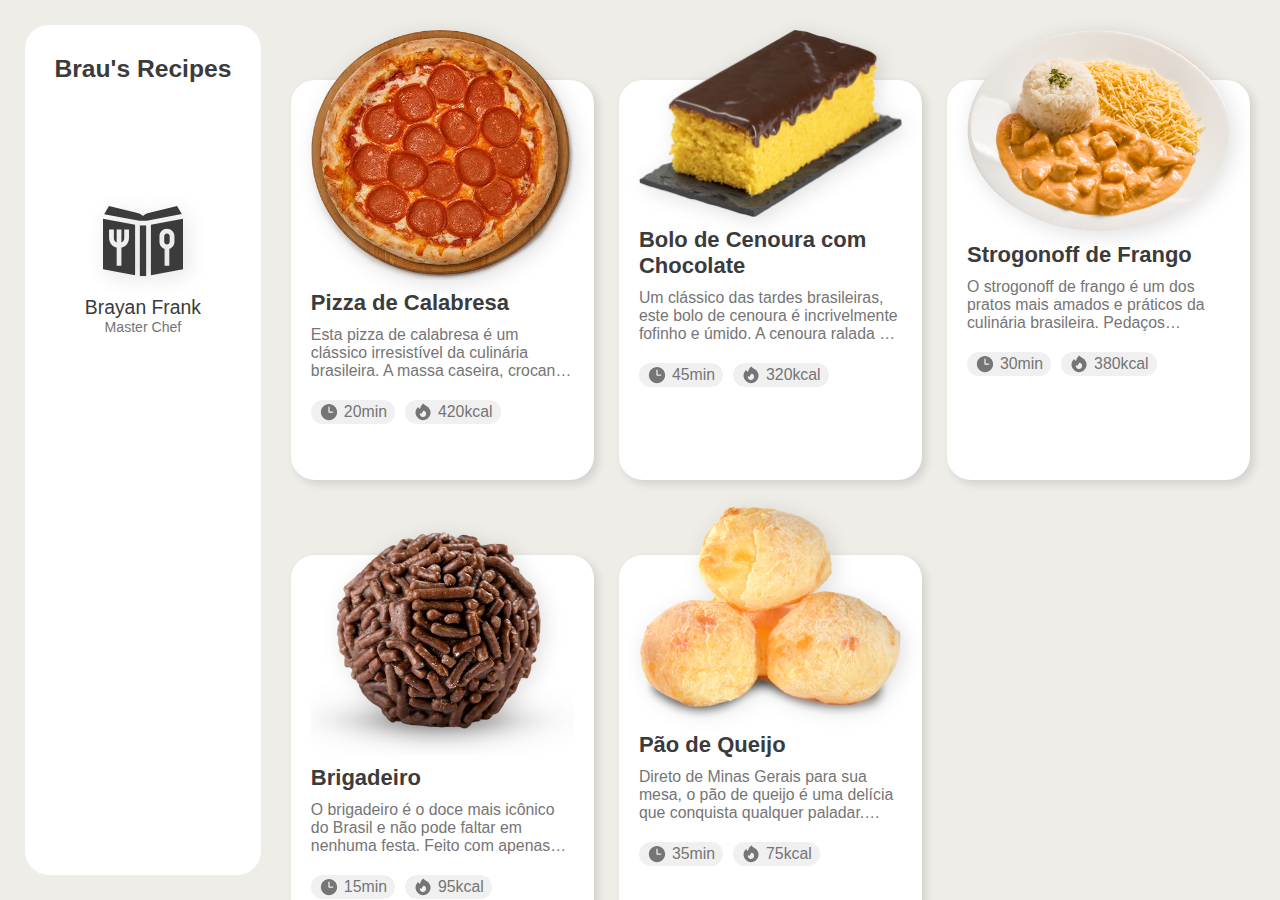
<file: index.html>
<!DOCTYPE html>
<html lang="en">

<head>
    <meta charset="UTF-8">
    <meta name="viewport" content="width=device-width, initial-scale=1.0">
    <link rel="preconnect" href="https://fonts.googleapis.com">
    <link rel="preconnect" href="https://fonts.gstatic.com" crossorigin>
    <link href="https://fonts.googleapis.com/css2?family=Open+Sans:ital,wght@0,300..800;1,300..800&display=swap"
        rel="stylesheet">
    <title>Brau's recipes</title>
    <link rel="icon" type="image/png" href="/assets/icon/recipe-book.svg">
    <link rel="stylesheet" href="assets/styles/menu.css">
    <link rel="stylesheet" href="assets/styles/main.css">
    <link rel="stylesheet" href="assets/styles/container.css">
</head>

<body>
    <nav class="menu">
        <div class="header">
            <h2 class="title">Brau's Recipes</h2>
            <div class="presentation">
                <svg class="icon" fill="currentColor" version="1.1" id="Layer_1" xmlns="http://www.w3.org/2000/svg"
                    xmlns:xlink="http://www.w3.org/1999/xlink" viewBox="0 0 512 512" xml:space="preserve">
                    <g id="SVGRepo_bgCarrier" stroke-width="0" />
                    <g id="SVGRepo_tracerCarrier" stroke-linecap="round" stroke-linejoin="round" />
                    <g id="SVGRepo_iconCarrier">
                        <g>
                            <g>
                                <path
                                    d="M409.285,207.265c-9.62,0.001-17.447,7.827-17.447,17.447v35.684c0,9.62,7.828,17.446,17.449,17.447 c9.619-0.001,17.446-7.827,17.446-17.447l0.001-35.686C426.734,215.094,418.905,207.266,409.285,207.265z" />
                            </g>
                        </g>
                        <g>
                            <g>
                                <path
                                    d="M306.574,151.956v323.68L512,437.233V113.519L306.574,151.956z M457.151,260.397c0,21.075-13.698,39-32.655,45.372 v108.558h-30.417V305.769c-18.957-6.371-32.657-24.297-32.658-45.372v-35.685c0-26.391,21.471-47.863,47.864-47.864 c26.39,0.001,47.862,21.472,47.866,47.86L457.151,260.397z" />
                            </g>
                        </g>
                        <g>
                            <g>
                                <rect x="235.845" y="156.434" width="40.313" height="323.679" />
                            </g>
                        </g>
                        <g>
                            <g>
                                <path
                                    d="M473.751,31.887L297.38,74.601C278.98,78.814,265.422,85.968,256,96.442c-9.422-10.475-22.981-17.628-41.381-21.842 L38.249,31.887L7.524,84.012l224.659,42.005h47.632L504.46,83.985L473.751,31.887z" />
                            </g>
                        </g>
                        <g>
                            <g>
                                <path
                                    d="M0,113.549v323.683l205.426,38.403V151.958L0,113.549z M166.365,235.03c0,18.581-6.096,34.497-17.627,46.027 c-8.24,8.239-18.729,13.686-30.82,16.133v117.136H87.501V297.19c-12.089-2.448-22.576-7.894-30.816-16.133 c-11.533-11.531-17.628-27.447-17.627-46.028v-53.108h30.417v53.108c0,10.338,3.013,18.816,8.716,24.519 c2.567,2.566,5.701,4.584,9.309,6.031v-83.662h30.417v83.664c3.609-1.448,6.744-3.465,9.312-6.032 c5.703-5.702,8.718-14.18,8.718-24.519l0.001-53.113h30.417L166.365,235.03z" />
                            </g>
                        </g>
                    </g>
                </svg>
                <div class="signature">
                    <p class="primary">Brayan Frank</p>
                    <p class="secondary">Master Chef</p>
                </div>
            </div>
        </div>
        <div class="menu-content">
            <div class="menu-button"></div>
        </div>
    </nav>
    <main class="container">
        <div class="recipes">
            <a class="box" href="./recipes/pizza.html">
                <div class="image-section">
                    <img class="image" src="assets/images/recipes/pizza.webp">
                </div>
                <h3 class="title">Pizza de Calabresa</h3>
                <p class="description">Esta pizza de calabresa é um clássico irresistível da culinária brasileira. A
                    massa caseira, crocante por fora e macia por dentro, serve de base para uma generosa camada de molho
                    de tomate temperado. Por cima, fatias de calabresa levemente picante são distribuídas junto com
                    rodelas de cebola roxa, que caramelizam no forno trazendo um toque adocicado. Finalize com azeitonas
                    pretas fatiadas e orégano fresco. O queijo mussarela derretido une todos os ingredientes, criando
                    aqueles fios irresistíveis a cada fatia. Perfeita para compartilhar com a família ou amigos em
                    qualquer ocasião.</p>
                <div class="badgers-section">
                    <div class="badger">
                        <svg xmlns="http://www.w3.org/2000/svg" fill="var(--secondary-font)" viewBox="0 0 24 24"
                            stroke-width="1.5" stroke="none" class="icon">
                            <path fill-rule="evenodd"
                                d="M12 2.25c-5.385 0-9.75 4.365-9.75 9.75s4.365 9.75 9.75 9.75 9.75-4.365 9.75-9.75S17.385 2.25 12 2.25ZM12.75 6a.75.75 0 0 0-1.5 0v6c0 .414.336.75.75.75h4.5a.75.75 0 0 0 0-1.5h-3.75V6Z"
                                clip-rule="evenodd" />
                        </svg>
                        20min
                    </div>
                    <div class="badger">
                        <svg xmlns="http://www.w3.org/2000/svg" viewBox="0 0 24 24" fill="var(--secondary-font)"
                            class="icon">
                            <path fill-rule="evenodd"
                                d="M12.963 2.286a.75.75 0 0 0-1.071-.136 9.742 9.742 0 0 0-3.539 6.176 7.547 7.547 0 0 1-1.705-1.715.75.75 0 0 0-1.152-.082A9 9 0 1 0 15.68 4.534a7.46 7.46 0 0 1-2.717-2.248ZM15.75 14.25a3.75 3.75 0 1 1-7.313-1.172c.628.465 1.35.81 2.133 1a5.99 5.99 0 0 1 1.925-3.546 3.75 3.75 0 0 1 3.255 3.718Z"
                                clip-rule="evenodd" />
                        </svg>

                        420kcal
                    </div>
                </div>
            </a>
            <a class="box" href="./recipes/bolo.html">
                <div class="image-section">
                    <img class="image" src="assets/images/recipes/bolo-cenoura.png">
                </div>
                <h3 class="title">Bolo de Cenoura com Chocolate</h3>
                <p class="description">Um clássico das tardes brasileiras, este bolo de cenoura é incrivelmente fofinho
                    e úmido. A cenoura ralada se incorpora perfeitamente à massa, trazendo um sabor suave e uma cor
                    vibrante. A cobertura de chocolate é o toque final perfeito: cremosa, brilhante e levemente
                    açucarada, ela derrete na boca e complementa a doçura natural da cenoura. Simples de fazer, usando
                    ingredientes que você provavelmente já tem em casa, este bolo é ideal para o café da tarde, festas
                    de aniversário ou simplesmente para adoçar o dia. Uma fatia com café quentinho é pura felicidade.
                </p>
                <div class="badgers-section">
                    <div class="badger">
                        <svg xmlns="http://www.w3.org/2000/svg" fill="var(--secondary-font)" viewBox="0 0 24 24"
                            stroke-width="1.5" stroke="none" class="icon">
                            <path fill-rule="evenodd"
                                d="M12 2.25c-5.385 0-9.75 4.365-9.75 9.75s4.365 9.75 9.75 9.75 9.75-4.365 9.75-9.75S17.385 2.25 12 2.25ZM12.75 6a.75.75 0 0 0-1.5 0v6c0 .414.336.75.75.75h4.5a.75.75 0 0 0 0-1.5h-3.75V6Z"
                                clip-rule="evenodd" />
                        </svg>
                        45min
                    </div>
                    <div class="badger">
                        <svg xmlns="http://www.w3.org/2000/svg" viewBox="0 0 24 24" fill="var(--secondary-font)"
                            class="icon">
                            <path fill-rule="evenodd"
                                d="M12.963 2.286a.75.75 0 0 0-1.071-.136 9.742 9.742 0 0 0-3.539 6.176 7.547 7.547 0 0 1-1.705-1.715.75.75 0 0 0-1.152-.082A9 9 0 1 0 15.68 4.534a7.46 7.46 0 0 1-2.717-2.248ZM15.75 14.25a3.75 3.75 0 1 1-7.313-1.172c.628.465 1.35.81 2.133 1a5.99 5.99 0 0 1 1.925-3.546 3.75 3.75 0 0 1 3.255 3.718Z"
                                clip-rule="evenodd" />
                        </svg>
                        320kcal
                    </div>
                </div>
            </a>
            <a class="box" href="./recipes/strogonoff.html">
                <div class="image-section">
                    <img class="image" src="assets/images/recipes/strogonoff-frango.png">
                </div>
                <h3 class="title">Strogonoff de Frango</h3>
                <p class="description">O strogonoff de frango é um dos pratos mais amados e práticos da culinária
                    brasileira. Pedaços suculentos de peito de frango são refogados com cebola e alho, depois envolvidos
                    em um molho cremoso feito com creme de leite, mostarda e um toque de ketchup para equilibrar o
                    sabor. Champignons frescos adicionam textura e um sabor terroso delicioso. Tradicionalmente servido
                    com arroz branco soltinho e batata palha crocante por cima, este prato é perfeito para almoços de
                    família, jantares especiais ou quando você quer impressionar sem muito trabalho. Confortante e
                    saboroso em cada garfada.</p>
                <div class="badgers-section">
                    <div class="badger">
                        <svg xmlns="http://www.w3.org/2000/svg" fill="var(--secondary-font)" viewBox="0 0 24 24"
                            stroke-width="1.5" stroke="none" class="icon">
                            <path fill-rule="evenodd"
                                d="M12 2.25c-5.385 0-9.75 4.365-9.75 9.75s4.365 9.75 9.75 9.75 9.75-4.365 9.75-9.75S17.385 2.25 12 2.25ZM12.75 6a.75.75 0 0 0-1.5 0v6c0 .414.336.75.75.75h4.5a.75.75 0 0 0 0-1.5h-3.75V6Z"
                                clip-rule="evenodd" />
                        </svg>
                        30min
                    </div>
                    <div class="badger">
                        <svg xmlns="http://www.w3.org/2000/svg" viewBox="0 0 24 24" fill="var(--secondary-font)"
                            class="icon">
                            <path fill-rule="evenodd"
                                d="M12.963 2.286a.75.75 0 0 0-1.071-.136 9.742 9.742 0 0 0-3.539 6.176 7.547 7.547 0 0 1-1.705-1.715.75.75 0 0 0-1.152-.082A9 9 0 1 0 15.68 4.534a7.46 7.46 0 0 1-2.717-2.248ZM15.75 14.25a3.75 3.75 0 1 1-7.313-1.172c.628.465 1.35.81 2.133 1a5.99 5.99 0 0 1 1.925-3.546 3.75 3.75 0 0 1 3.255 3.718Z"
                                clip-rule="evenodd" />
                        </svg>
                        380kcal
                    </div>
                </div>
            </a>

            <a class="box" href="./recipes/brigadeiro.html">
                <div class="image-section">
                    <img class="image" src="assets/images/recipes/brigadeiro.png">
                </div>
                <h3 class="title">Brigadeiro</h3>
                <p class="description">O brigadeiro é o doce mais icônico do Brasil e não pode faltar em nenhuma festa.
                    Feito com apenas três ingredientes básicos - leite condensado, chocolate em pó e manteiga - este
                    docinho é surpreendentemente simples, mas o resultado é absolutamente irresistível. O segredo está
                    no ponto certo: cozinhe em fogo baixo, mexendo sempre, até que o brigadeiro desgrude do fundo da
                    panela. Depois de esfriar, modele as bolinhas e passe no chocolate granulado. O resultado é uma
                    explosão de sabor achocolatado, com textura cremosa e aveludada. Perfeito para festas, presentes ou
                    para matar aquela vontade de doce.</p>
                <div class="badgers-section">
                    <div class="badger">
                        <svg xmlns="http://www.w3.org/2000/svg" fill="var(--secondary-font)" viewBox="0 0 24 24"
                            stroke-width="1.5" stroke="none" class="icon">
                            <path fill-rule="evenodd"
                                d="M12 2.25c-5.385 0-9.75 4.365-9.75 9.75s4.365 9.75 9.75 9.75 9.75-4.365 9.75-9.75S17.385 2.25 12 2.25ZM12.75 6a.75.75 0 0 0-1.5 0v6c0 .414.336.75.75.75h4.5a.75.75 0 0 0 0-1.5h-3.75V6Z"
                                clip-rule="evenodd" />
                        </svg>
                        15min
                    </div>
                    <div class="badger">
                        <svg xmlns="http://www.w3.org/2000/svg" viewBox="0 0 24 24" fill="var(--secondary-font)"
                            class="icon">
                            <path fill-rule="evenodd"
                                d="M12.963 2.286a.75.75 0 0 0-1.071-.136 9.742 9.742 0 0 0-3.539 6.176 7.547 7.547 0 0 1-1.705-1.715.75.75 0 0 0-1.152-.082A9 9 0 1 0 15.68 4.534a7.46 7.46 0 0 1-2.717-2.248ZM15.75 14.25a3.75 3.75 0 1 1-7.313-1.172c.628.465 1.35.81 2.133 1a5.99 5.99 0 0 1 1.925-3.546 3.75 3.75 0 0 1 3.255 3.718Z"
                                clip-rule="evenodd" />
                        </svg>
                        95kcal
                    </div>
                </div>
            </a>
            <a class="box" href="./recipes/pao-de-queijo.html">
                <div class="image-section">
                    <img class="image" src="assets/images/recipes/pao-queijo.png">
                </div>
                <h3 class="title">Pão de Queijo</h3>
                <p class="description">Direto de Minas Gerais para sua mesa, o pão de queijo é uma delícia que conquista
                    qualquer paladar. Feito com polvilho azedo ou doce, queijo minas curado ralado, ovos e leite, esses
                    bolinhos têm uma casquinha levemente crocante e um interior macio e elástico, com aquele sabor
                    inconfundível de queijo. Perfeitos para o café da manhã, lanche da tarde ou como aperitivo, os pães
                    de queijo saem quentinhos do forno e são praticamente impossíveis de resistir. A receita é versátil
                    e pode ser congelada, permitindo que você asse porções frescas sempre que quiser. Uma verdadeira
                    paixão nacional.</p>
                <div class="badgers-section">
                    <div class="badger">
                        <svg xmlns="http://www.w3.org/2000/svg" fill="var(--secondary-font)" viewBox="0 0 24 24"
                            stroke-width="1.5" stroke="none" class="icon">
                            <path fill-rule="evenodd"
                                d="M12 2.25c-5.385 0-9.75 4.365-9.75 9.75s4.365 9.75 9.75 9.75 9.75-4.365 9.75-9.75S17.385 2.25 12 2.25ZM12.75 6a.75.75 0 0 0-1.5 0v6c0 .414.336.75.75.75h4.5a.75.75 0 0 0 0-1.5h-3.75V6Z"
                                clip-rule="evenodd" />
                        </svg>
                        35min
                    </div>
                    <div class="badger">
                        <svg xmlns="http://www.w3.org/2000/svg" viewBox="0 0 24 24" fill="var(--secondary-font)"
                            class="icon">
                            <path fill-rule="evenodd"
                                d="M12.963 2.286a.75.75 0 0 0-1.071-.136 9.742 9.742 0 0 0-3.539 6.176 7.547 7.547 0 0 1-1.705-1.715.75.75 0 0 0-1.152-.082A9 9 0 1 0 15.68 4.534a7.46 7.46 0 0 1-2.717-2.248ZM15.75 14.25a3.75 3.75 0 1 1-7.313-1.172c.628.465 1.35.81 2.133 1a5.99 5.99 0 0 1 1.925-3.546 3.75 3.75 0 0 1 3.255 3.718Z"
                                clip-rule="evenodd" />
                        </svg>
                        75kcal
                    </div>
                </div>
            </a>
        </div>
    </main>
</body>

</html>
</file>
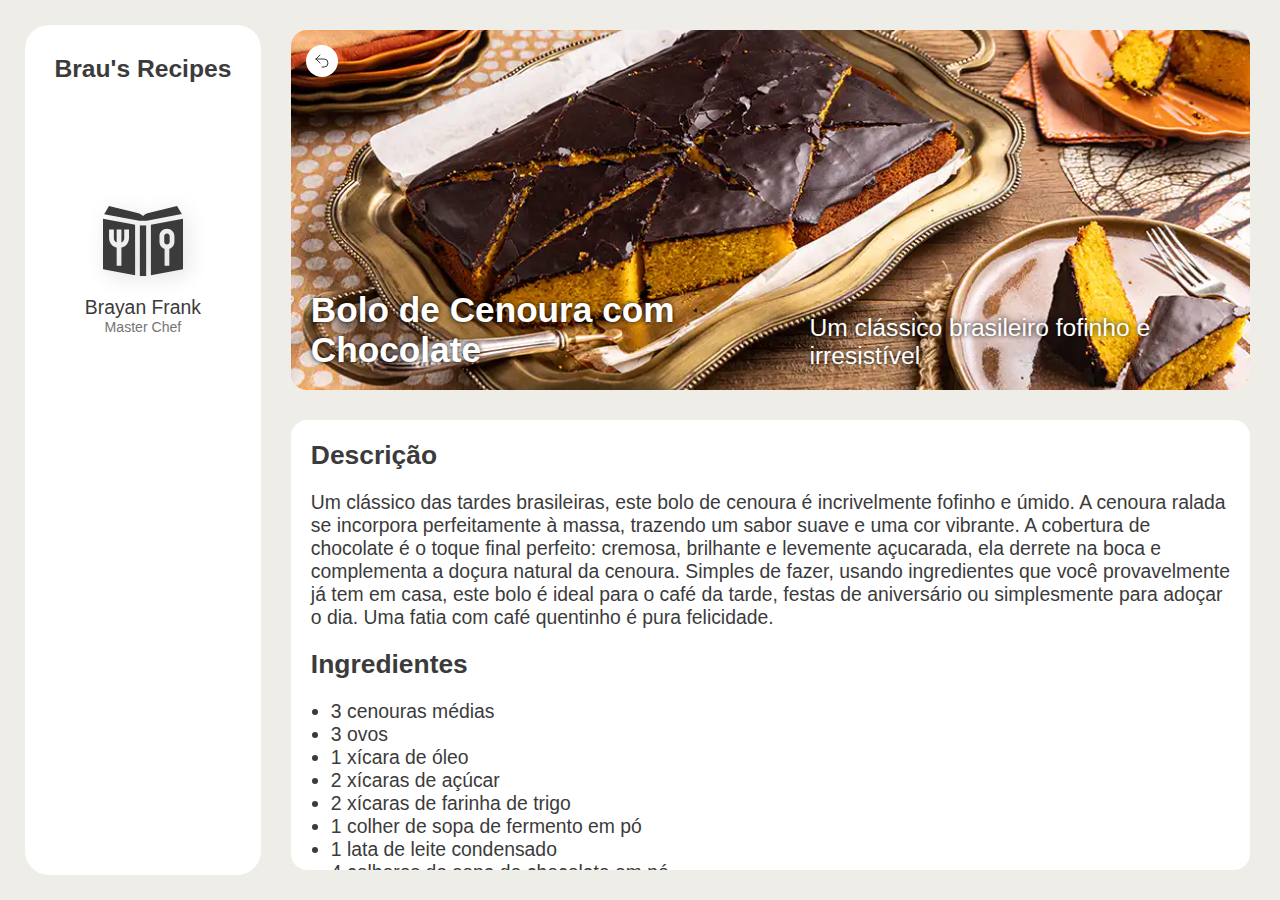
<file: recipes/bolo.html>
<!DOCTYPE html>
<html lang="en">

<head>
    <meta charset="UTF-8">
    <meta name="viewport" content="width=device-width, initial-scale=1.0">
    <link rel="preconnect" href="https://fonts.googleapis.com">
    <link rel="preconnect" href="https://fonts.gstatic.com" crossorigin>
    <link href="https://fonts.googleapis.com/css2?family=Open+Sans:ital,wght@0,300..800;1,300..800&display=swap"
        rel="stylesheet">
    <title>Bolo de Cenoura</title>
    <link rel="stylesheet" href="../assets/styles/menu.css">
    <link rel="stylesheet" href="../assets/styles/main.css">
    <link rel="stylesheet" href="../assets/styles/container.css">
    <link rel="stylesheet" href="../assets/styles/recipe.css">
</head>

<body>
    <nav class="menu">
        <div class="header">
            <h2 class="title">Brau's Recipes</h2>
            <div class="presentation">
                <svg class="icon" fill="currentColor" version="1.1" id="Layer_1" xmlns="http://www.w3.org/2000/svg"
                    xmlns:xlink="http://www.w3.org/1999/xlink" viewBox="0 0 512 512" xml:space="preserve">
                    <g id="SVGRepo_bgCarrier" stroke-width="0" />
                    <g id="SVGRepo_tracerCarrier" stroke-linecap="round" stroke-linejoin="round" />
                    <g id="SVGRepo_iconCarrier">
                        <g>
                            <g>
                                <path
                                    d="M409.285,207.265c-9.62,0.001-17.447,7.827-17.447,17.447v35.684c0,9.62,7.828,17.446,17.449,17.447 c9.619-0.001,17.446-7.827,17.446-17.447l0.001-35.686C426.734,215.094,418.905,207.266,409.285,207.265z" />
                            </g>
                        </g>
                        <g>
                            <g>
                                <path
                                    d="M306.574,151.956v323.68L512,437.233V113.519L306.574,151.956z M457.151,260.397c0,21.075-13.698,39-32.655,45.372 v108.558h-30.417V305.769c-18.957-6.371-32.657-24.297-32.658-45.372v-35.685c0-26.391,21.471-47.863,47.864-47.864 c26.39,0.001,47.862,21.472,47.866,47.86L457.151,260.397z" />
                            </g>
                        </g>
                        <g>
                            <g>
                                <rect x="235.845" y="156.434" width="40.313" height="323.679" />
                            </g>
                        </g>
                        <g>
                            <g>
                                <path
                                    d="M473.751,31.887L297.38,74.601C278.98,78.814,265.422,85.968,256,96.442c-9.422-10.475-22.981-17.628-41.381-21.842 L38.249,31.887L7.524,84.012l224.659,42.005h47.632L504.46,83.985L473.751,31.887z" />
                            </g>
                        </g>
                        <g>
                            <g>
                                <path
                                    d="M0,113.549v323.683l205.426,38.403V151.958L0,113.549z M166.365,235.03c0,18.581-6.096,34.497-17.627,46.027 c-8.24,8.239-18.729,13.686-30.82,16.133v117.136H87.501V297.19c-12.089-2.448-22.576-7.894-30.816-16.133 c-11.533-11.531-17.628-27.447-17.627-46.028v-53.108h30.417v53.108c0,10.338,3.013,18.816,8.716,24.519 c2.567,2.566,5.701,4.584,9.309,6.031v-83.662h30.417v83.664c3.609-1.448,6.744-3.465,9.312-6.032 c5.703-5.702,8.718-14.18,8.718-24.519l0.001-53.113h30.417L166.365,235.03z" />
                            </g>
                        </g>
                    </g>
                </svg>
                <div class="signature">
                    <p class="primary">Brayan Frank</p>
                    <p class="secondary">Master Chef</p>
                </div>
            </div>
        </div>
        <div class="menu-content">
            <div class="menu-button"></div>
        </div>
    </nav>
    <main class="container">
        <a class="back-button" href="../index.html">
            <svg class="icon" xmlns="http://www.w3.org/2000/svg" fill="none" viewBox="0 0 24 24" stroke-width="1.5"
                stroke="currentColor">
                <path stroke-linecap="round" stroke-linejoin="round" d="M9 15 3 9m0 0 6-6M3 9h12a6 6 0 0 1 0 12h-3" />
            </svg>
        </a>
        <div class="recipe-picture bolo-cenoura-bg">
            <h1>Bolo de Cenoura com Chocolate</h1>
            <figcaption>Um clássico brasileiro fofinho e irresistível</figcaption>
        </div>
        <div class="content">
            <h4 class="title">Descrição</h4>
            <p class="description">Um clássico das tardes brasileiras, este bolo de cenoura é incrivelmente fofinho e
                úmido. A cenoura ralada se incorpora perfeitamente à massa, trazendo um sabor suave e uma cor vibrante.
                A cobertura de chocolate é o toque final perfeito: cremosa, brilhante e levemente açucarada, ela derrete
                na boca e complementa a doçura natural da cenoura. Simples de fazer, usando ingredientes que você
                provavelmente já tem em casa, este bolo é ideal para o café da tarde, festas de aniversário ou
                simplesmente para adoçar o dia. Uma fatia com café quentinho é pura felicidade.</p>

            <h4 class="title">Ingredientes</h4>
            <ul>
                <li>3 cenouras médias</li>
                <li>3 ovos</li>
                <li>1 xícara de óleo</li>
                <li>2 xícaras de açúcar</li>
                <li>2 xícaras de farinha de trigo</li>
                <li>1 colher de sopa de fermento em pó</li>
                <li>1 lata de leite condensado</li>
                <li>4 colheres de sopa de chocolate em pó</li>
                <li>2 colheres de sopa de manteiga</li>
            </ul>

            <h4 class="title">Passos</h4>
            <ol>
                <li>Bata no liquidificador as cenouras, os ovos e o óleo até ficar homogêneo</li>
                <li>Em uma tigela, misture o açúcar e a farinha de trigo</li>
                <li>Adicione a mistura do liquidificador aos ingredientes secos e mexa bem</li>
                <li>Por último, adicione o fermento e misture delicadamente</li>
                <li>Despeje em uma forma untada e asse a 180°C por 40 minutos</li>
                <li>Para a cobertura, misture o leite condensado, chocolate em pó e manteiga em uma panela</li>
                <li>Cozinhe em fogo baixo mexendo sempre até engrossar</li>
                <li>Despeje a cobertura sobre o bolo ainda quente e deixe esfriar antes de servir</li>
            </ol>
        </div>
    </main>
</body>

</html>
</file>
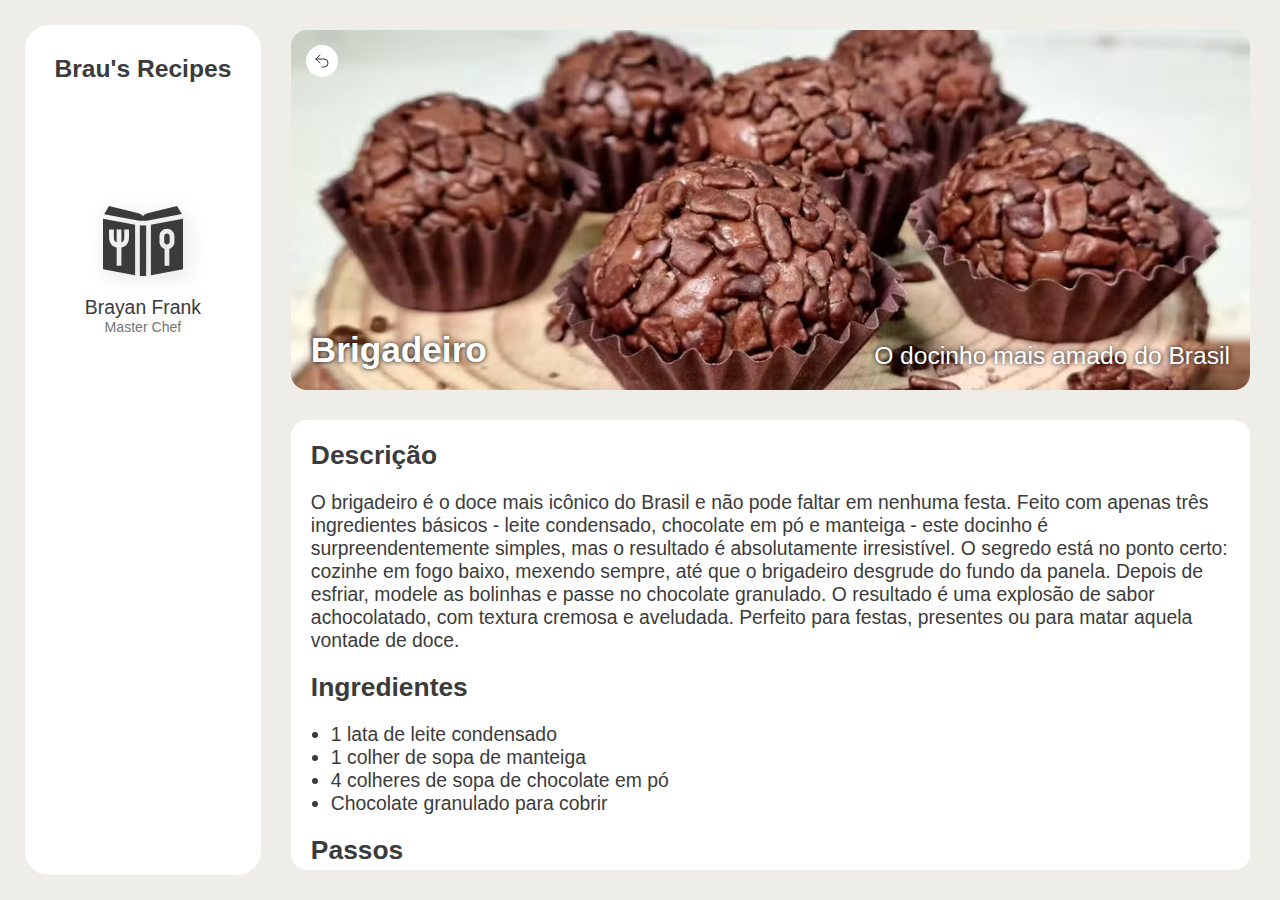
<file: recipes/brigadeiro.html>
<!DOCTYPE html>
<html lang="en">

<head>
    <meta charset="UTF-8">
    <meta name="viewport" content="width=device-width, initial-scale=1.0">
    <link rel="preconnect" href="https://fonts.googleapis.com">
    <link rel="preconnect" href="https://fonts.gstatic.com" crossorigin>
    <link href="https://fonts.googleapis.com/css2?family=Open+Sans:ital,wght@0,300..800;1,300..800&display=swap"
        rel="stylesheet">
    <title>Bolo de Cenoura</title>
    <link rel="stylesheet" href="../assets/styles/menu.css">
    <link rel="stylesheet" href="../assets/styles/main.css">
    <link rel="stylesheet" href="../assets/styles/container.css">
    <link rel="stylesheet" href="../assets/styles/recipe.css">
</head>

<body>
    <nav class="menu">
        <div class="header">
            <h2 class="title">Brau's Recipes</h2>
            <div class="presentation">
                <svg class="icon" fill="currentColor" version="1.1" id="Layer_1" xmlns="http://www.w3.org/2000/svg"
                    xmlns:xlink="http://www.w3.org/1999/xlink" viewBox="0 0 512 512" xml:space="preserve">
                    <g id="SVGRepo_bgCarrier" stroke-width="0" />
                    <g id="SVGRepo_tracerCarrier" stroke-linecap="round" stroke-linejoin="round" />
                    <g id="SVGRepo_iconCarrier">
                        <g>
                            <g>
                                <path
                                    d="M409.285,207.265c-9.62,0.001-17.447,7.827-17.447,17.447v35.684c0,9.62,7.828,17.446,17.449,17.447 c9.619-0.001,17.446-7.827,17.446-17.447l0.001-35.686C426.734,215.094,418.905,207.266,409.285,207.265z" />
                            </g>
                        </g>
                        <g>
                            <g>
                                <path
                                    d="M306.574,151.956v323.68L512,437.233V113.519L306.574,151.956z M457.151,260.397c0,21.075-13.698,39-32.655,45.372 v108.558h-30.417V305.769c-18.957-6.371-32.657-24.297-32.658-45.372v-35.685c0-26.391,21.471-47.863,47.864-47.864 c26.39,0.001,47.862,21.472,47.866,47.86L457.151,260.397z" />
                            </g>
                        </g>
                        <g>
                            <g>
                                <rect x="235.845" y="156.434" width="40.313" height="323.679" />
                            </g>
                        </g>
                        <g>
                            <g>
                                <path
                                    d="M473.751,31.887L297.38,74.601C278.98,78.814,265.422,85.968,256,96.442c-9.422-10.475-22.981-17.628-41.381-21.842 L38.249,31.887L7.524,84.012l224.659,42.005h47.632L504.46,83.985L473.751,31.887z" />
                            </g>
                        </g>
                        <g>
                            <g>
                                <path
                                    d="M0,113.549v323.683l205.426,38.403V151.958L0,113.549z M166.365,235.03c0,18.581-6.096,34.497-17.627,46.027 c-8.24,8.239-18.729,13.686-30.82,16.133v117.136H87.501V297.19c-12.089-2.448-22.576-7.894-30.816-16.133 c-11.533-11.531-17.628-27.447-17.627-46.028v-53.108h30.417v53.108c0,10.338,3.013,18.816,8.716,24.519 c2.567,2.566,5.701,4.584,9.309,6.031v-83.662h30.417v83.664c3.609-1.448,6.744-3.465,9.312-6.032 c5.703-5.702,8.718-14.18,8.718-24.519l0.001-53.113h30.417L166.365,235.03z" />
                            </g>
                        </g>
                    </g>
                </svg>
                <div class="signature">
                    <p class="primary">Brayan Frank</p>
                    <p class="secondary">Master Chef</p>
                </div>
            </div>
        </div>
        <div class="menu-content">
            <div class="menu-button"></div>
        </div>
    </nav>
    <main class="container">
        <a class="back-button" href="../index.html">
            <svg class="icon" xmlns="http://www.w3.org/2000/svg" fill="none" viewBox="0 0 24 24" stroke-width="1.5"
                stroke="currentColor">
                <path stroke-linecap="round" stroke-linejoin="round" d="M9 15 3 9m0 0 6-6M3 9h12a6 6 0 0 1 0 12h-3" />
            </svg>
        </a>
        <div class="recipe-picture brigadeiro-bg">
            <h1>Brigadeiro</h1>
            <figcaption>O docinho mais amado do Brasil</figcaption>
        </div>
        <div class="content">
            <h4 class="title">Descrição</h4>
            <p class="description">O brigadeiro é o doce mais icônico do Brasil e não pode faltar em nenhuma festa.
                Feito com apenas três ingredientes básicos - leite condensado, chocolate em pó e manteiga - este docinho
                é surpreendentemente simples, mas o resultado é absolutamente irresistível. O segredo está no ponto
                certo: cozinhe em fogo baixo, mexendo sempre, até que o brigadeiro desgrude do fundo da panela. Depois
                de esfriar, modele as bolinhas e passe no chocolate granulado. O resultado é uma explosão de sabor
                achocolatado, com textura cremosa e aveludada. Perfeito para festas, presentes ou para matar aquela
                vontade de doce.</p>

            <h4 class="title">Ingredientes</h4>
            <ul>
                <li>1 lata de leite condensado</li>
                <li>1 colher de sopa de manteiga</li>
                <li>4 colheres de sopa de chocolate em pó</li>
                <li>Chocolate granulado para cobrir</li>
            </ul>

            <h4 class="title">Passos</h4>
            <ol>
                <li>Em uma panela, coloque o leite condensado, a manteiga e o chocolate em pó</li>
                <li>Cozinhe em fogo baixo, mexendo sempre com uma colher de pau</li>
                <li>Continue mexendo até que o brigadeiro desgrude do fundo da panela (cerca de 10-15 minutos)</li>
                <li>Transfira para um prato untado com manteiga e deixe esfriar completamente</li>
                <li>Com as mãos untadas com manteiga, modele bolinhas do tamanho desejado</li>
                <li>Passe cada bolinha no chocolate granulado</li>
                <li>Coloque em forminhas de papel e está pronto para servir</li>
            </ol>
        </div>
    </main>
</body>

</html>
</file>
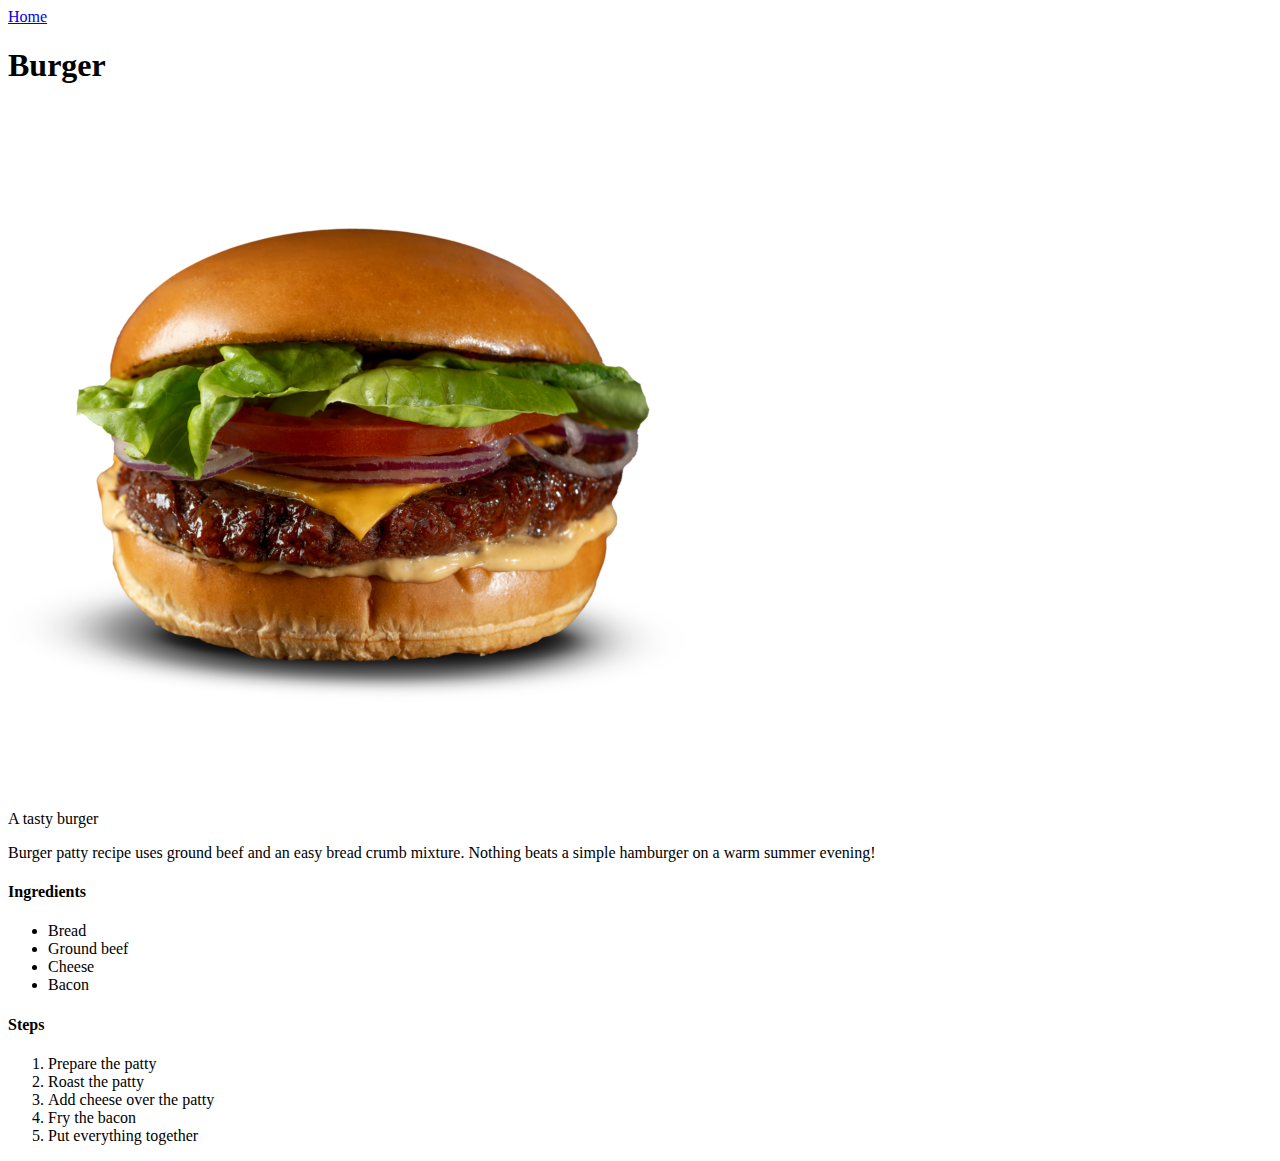
<file: recipes/burger.html>
<!DOCTYPE html>
<html lang="en">

<head>
    <meta charset="UTF-8">
    <meta name="viewport" content="width=device-width, initial-scale=1.0">
    <title>Burger</title>
</head>

<body>
    <a href="../index.html">Home</a>
    <h1>
        Burger
    </h1>
    <img src="images/burger.png" />
    <figcaption>A tasty burger</figcaption>
    <p>
        Burger patty recipe uses ground beef and an easy bread crumb mixture. 
        Nothing beats a simple hamburger on a warm summer evening! 
    </p>
    <h4>
        Ingredients
    </h4>
    <ul>
        <li>Bread</li>
        <li>Ground beef</li>
        <li>Cheese</li>
        <li>Bacon</li>
    </ul>
    <h4>
        Steps
    </h4>
    <ol>
        <li>Prepare the patty</li>
        <li>Roast the patty</li>
        <li>Add cheese over the patty</li>
        <li>Fry the bacon</li>
        <li>Put everything together</li>
    </ol>
</body>

</html>
</file>
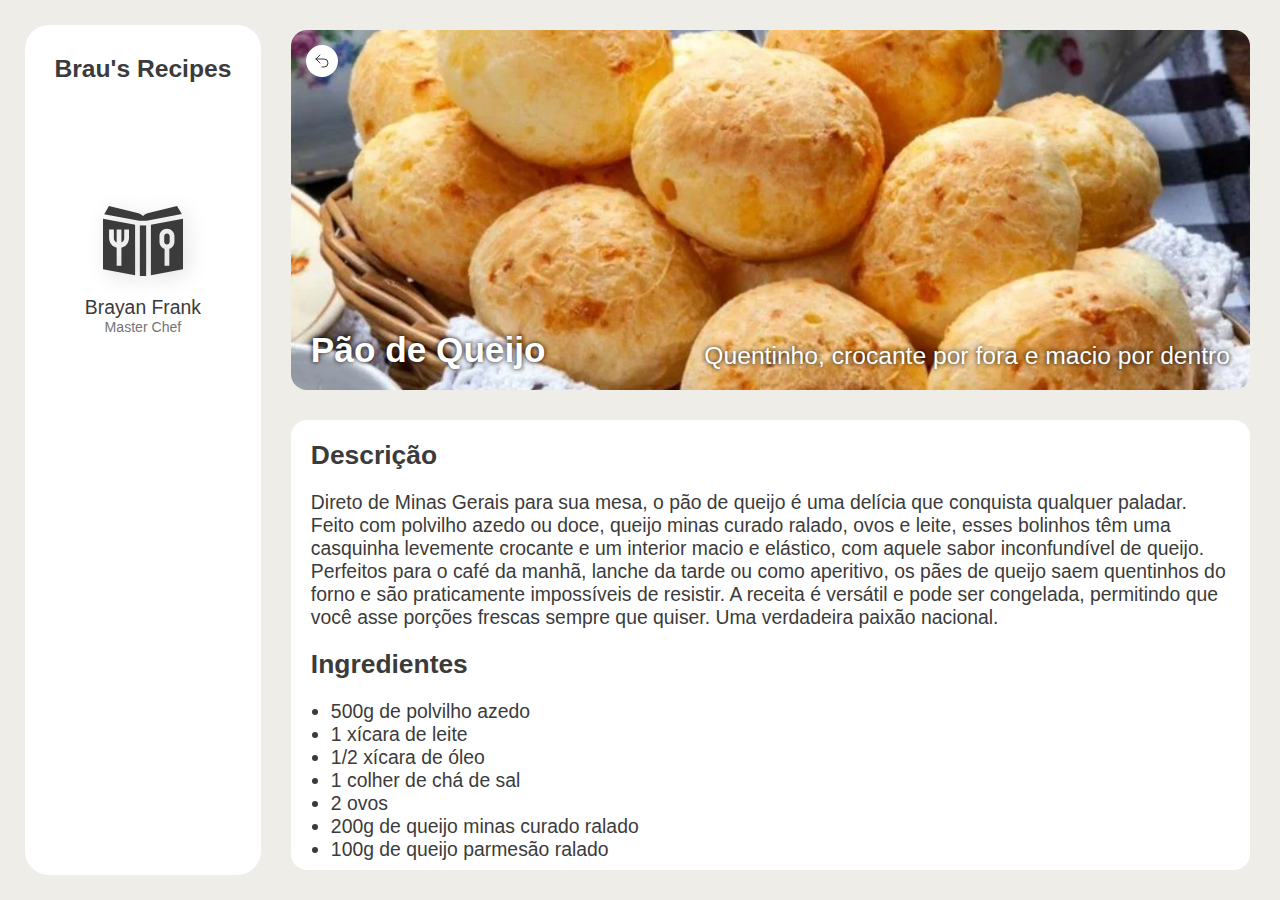
<file: recipes/pao-de-queijo.html>
<!DOCTYPE html>
<html lang="en">

<head>
    <meta charset="UTF-8">
    <meta name="viewport" content="width=device-width, initial-scale=1.0">
    <link rel="preconnect" href="https://fonts.googleapis.com">
    <link rel="preconnect" href="https://fonts.gstatic.com" crossorigin>
    <link href="https://fonts.googleapis.com/css2?family=Open+Sans:ital,wght@0,300..800;1,300..800&display=swap"
        rel="stylesheet">
    <title>Bolo de Cenoura</title>
    <link rel="stylesheet" href="../assets/styles/menu.css">
    <link rel="stylesheet" href="../assets/styles/main.css">
    <link rel="stylesheet" href="../assets/styles/container.css">
    <link rel="stylesheet" href="../assets/styles/recipe.css">
</head>

<body>
    <nav class="menu">
        <div class="header">
            <h2 class="title">Brau's Recipes</h2>
            <div class="presentation">
                <svg class="icon" fill="currentColor" version="1.1" id="Layer_1" xmlns="http://www.w3.org/2000/svg"
                    xmlns:xlink="http://www.w3.org/1999/xlink" viewBox="0 0 512 512" xml:space="preserve">
                    <g id="SVGRepo_bgCarrier" stroke-width="0" />
                    <g id="SVGRepo_tracerCarrier" stroke-linecap="round" stroke-linejoin="round" />
                    <g id="SVGRepo_iconCarrier">
                        <g>
                            <g>
                                <path
                                    d="M409.285,207.265c-9.62,0.001-17.447,7.827-17.447,17.447v35.684c0,9.62,7.828,17.446,17.449,17.447 c9.619-0.001,17.446-7.827,17.446-17.447l0.001-35.686C426.734,215.094,418.905,207.266,409.285,207.265z" />
                            </g>
                        </g>
                        <g>
                            <g>
                                <path
                                    d="M306.574,151.956v323.68L512,437.233V113.519L306.574,151.956z M457.151,260.397c0,21.075-13.698,39-32.655,45.372 v108.558h-30.417V305.769c-18.957-6.371-32.657-24.297-32.658-45.372v-35.685c0-26.391,21.471-47.863,47.864-47.864 c26.39,0.001,47.862,21.472,47.866,47.86L457.151,260.397z" />
                            </g>
                        </g>
                        <g>
                            <g>
                                <rect x="235.845" y="156.434" width="40.313" height="323.679" />
                            </g>
                        </g>
                        <g>
                            <g>
                                <path
                                    d="M473.751,31.887L297.38,74.601C278.98,78.814,265.422,85.968,256,96.442c-9.422-10.475-22.981-17.628-41.381-21.842 L38.249,31.887L7.524,84.012l224.659,42.005h47.632L504.46,83.985L473.751,31.887z" />
                            </g>
                        </g>
                        <g>
                            <g>
                                <path
                                    d="M0,113.549v323.683l205.426,38.403V151.958L0,113.549z M166.365,235.03c0,18.581-6.096,34.497-17.627,46.027 c-8.24,8.239-18.729,13.686-30.82,16.133v117.136H87.501V297.19c-12.089-2.448-22.576-7.894-30.816-16.133 c-11.533-11.531-17.628-27.447-17.627-46.028v-53.108h30.417v53.108c0,10.338,3.013,18.816,8.716,24.519 c2.567,2.566,5.701,4.584,9.309,6.031v-83.662h30.417v83.664c3.609-1.448,6.744-3.465,9.312-6.032 c5.703-5.702,8.718-14.18,8.718-24.519l0.001-53.113h30.417L166.365,235.03z" />
                            </g>
                        </g>
                    </g>
                </svg>
                <div class="signature">
                    <p class="primary">Brayan Frank</p>
                    <p class="secondary">Master Chef</p>
                </div>
            </div>
        </div>
        <div class="menu-content">
            <div class="menu-button"></div>
        </div>
    </nav>
    <main class="container">
        <a class="back-button" href="../index.html">
            <svg class="icon" xmlns="http://www.w3.org/2000/svg" fill="none" viewBox="0 0 24 24" stroke-width="1.5"
                stroke="currentColor">
                <path stroke-linecap="round" stroke-linejoin="round" d="M9 15 3 9m0 0 6-6M3 9h12a6 6 0 0 1 0 12h-3" />
            </svg>
        </a>
        <div class="recipe-picture pao-queijo-bg">
            <h1>Pão de Queijo</h1>
            <figcaption>Quentinho, crocante por fora e macio por dentro</figcaption>
        </div>
        <div class="content">
            <h4 class="title">Descrição</h4>
            <p class="description">Direto de Minas Gerais para sua mesa, o pão de queijo é uma delícia que conquista
                qualquer paladar. Feito com polvilho azedo ou doce, queijo minas curado ralado, ovos e leite, esses
                bolinhos têm uma casquinha levemente crocante e um interior macio e elástico, com aquele sabor
                inconfundível de queijo. Perfeitos para o café da manhã, lanche da tarde ou como aperitivo, os pães de
                queijo saem quentinhos do forno e são praticamente impossíveis de resistir. A receita é versátil e pode
                ser congelada, permitindo que você asse porções frescas sempre que quiser. Uma verdadeira paixão
                nacional.</p>

            <h4 class="title">Ingredientes</h4>
            <ul>
                <li>500g de polvilho azedo</li>
                <li>1 xícara de leite</li>
                <li>1/2 xícara de óleo</li>
                <li>1 colher de chá de sal</li>
                <li>2 ovos</li>
                <li>200g de queijo minas curado ralado</li>
                <li>100g de queijo parmesão ralado</li>
            </ul>

            <h4 class="title">Passos</h4>
            <ol>
                <li>Em uma panela, ferva o leite, o óleo e o sal</li>
                <li>Despeje a mistura fervente sobre o polvilho e mexa bem até formar uma massa</li>
                <li>Deixe esfriar até que seja possível manusear</li>
                <li>Adicione os ovos um de cada vez, mexendo bem após cada adição</li>
                <li>Acrescente os queijos ralados e misture até obter uma massa homogênea</li>
                <li>Com as mãos untadas com óleo, modele bolinhas pequenas</li>
                <li>Coloque em uma assadeira untada, deixando espaço entre elas</li>
                <li>Asse em forno preaquecido a 180°C por 25-30 minutos ou até dourar</li>
                <li>Sirva quentinho e aproveite!</li>
            </ol>
        </div>
    </main>
</body>

</html>
</file>
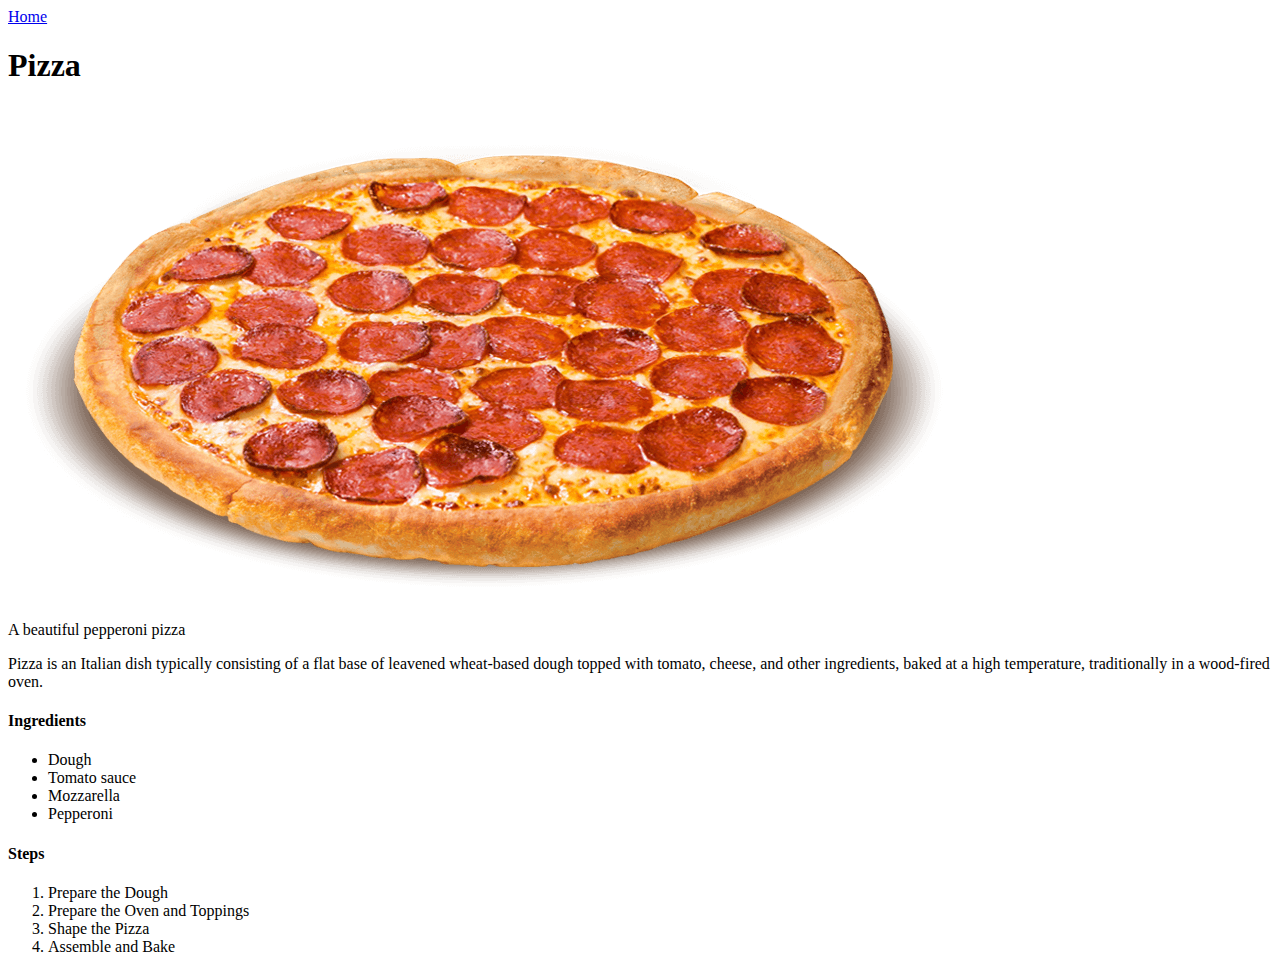
<file: recipes/pizza.html>
<!DOCTYPE html>
<html lang="en">

<head>
    <meta charset="UTF-8">
    <meta name="viewport" content="width=device-width, initial-scale=1.0">
    <title>Pizza</title>
</head>

<body>
    <a href="../index.html">Home</a>
    <h1>
        Pizza
    </h1>
    <img src="images/pizza.png" />
    <figcaption>A beautiful pepperoni pizza</figcaption>
    <p>
        Pizza is an Italian dish typically consisting of a flat base of leavened
        wheat-based dough topped with tomato, cheese, and other ingredients,
        baked at a high temperature, traditionally in a wood-fired oven.
    </p>
    <h4>
        Ingredients
    </h4>
    <ul>
        <li>Dough</li>
        <li>Tomato sauce</li>
        <li>Mozzarella</li>
        <li>Pepperoni</li>
    </ul>
    <h4>
        Steps
    </h4>
    <ol>
        <li>Prepare the Dough</li>
        <li>Prepare the Oven and Toppings</li>
        <li>Shape the Pizza</li>
        <li>Assemble and Bake</li>
    </ol>
</body>

</html>
</file>
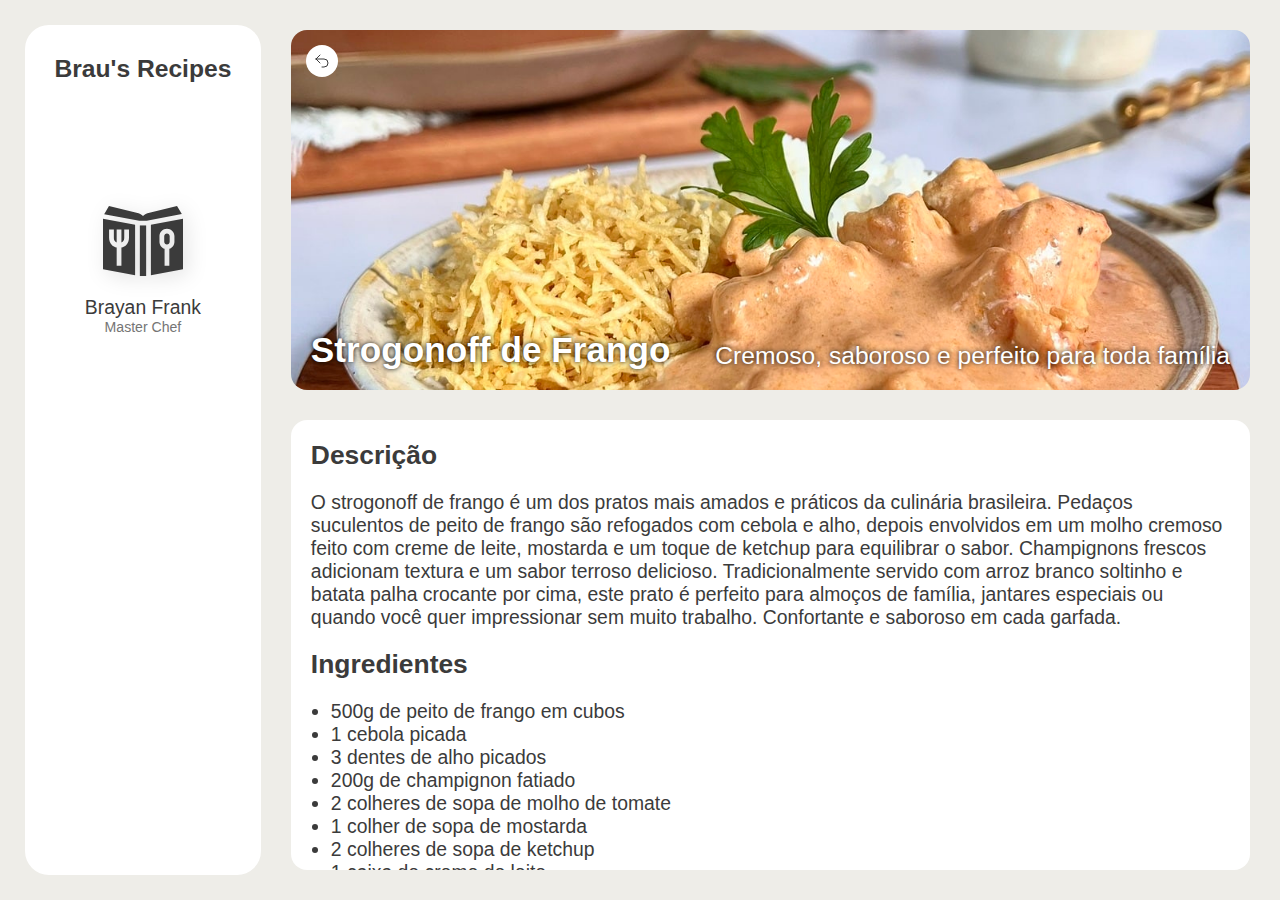
<file: recipes/strogonoff.html>
<!DOCTYPE html>
<html lang="en">

<head>
    <meta charset="UTF-8">
    <meta name="viewport" content="width=device-width, initial-scale=1.0">
    <link rel="preconnect" href="https://fonts.googleapis.com">
    <link rel="preconnect" href="https://fonts.gstatic.com" crossorigin>
    <link href="https://fonts.googleapis.com/css2?family=Open+Sans:ital,wght@0,300..800;1,300..800&display=swap"
        rel="stylesheet">
    <title>Bolo de Cenoura</title>
    <link rel="stylesheet" href="../assets/styles/menu.css">
    <link rel="stylesheet" href="../assets/styles/main.css">
    <link rel="stylesheet" href="../assets/styles/container.css">
    <link rel="stylesheet" href="../assets/styles/recipe.css">
</head>

<body>
    <nav class="menu">
        <div class="header">
            <h2 class="title">Brau's Recipes</h2>
            <div class="presentation">
                <svg class="icon" fill="currentColor" version="1.1" id="Layer_1" xmlns="http://www.w3.org/2000/svg"
                    xmlns:xlink="http://www.w3.org/1999/xlink" viewBox="0 0 512 512" xml:space="preserve">
                    <g id="SVGRepo_bgCarrier" stroke-width="0" />
                    <g id="SVGRepo_tracerCarrier" stroke-linecap="round" stroke-linejoin="round" />
                    <g id="SVGRepo_iconCarrier">
                        <g>
                            <g>
                                <path
                                    d="M409.285,207.265c-9.62,0.001-17.447,7.827-17.447,17.447v35.684c0,9.62,7.828,17.446,17.449,17.447 c9.619-0.001,17.446-7.827,17.446-17.447l0.001-35.686C426.734,215.094,418.905,207.266,409.285,207.265z" />
                            </g>
                        </g>
                        <g>
                            <g>
                                <path
                                    d="M306.574,151.956v323.68L512,437.233V113.519L306.574,151.956z M457.151,260.397c0,21.075-13.698,39-32.655,45.372 v108.558h-30.417V305.769c-18.957-6.371-32.657-24.297-32.658-45.372v-35.685c0-26.391,21.471-47.863,47.864-47.864 c26.39,0.001,47.862,21.472,47.866,47.86L457.151,260.397z" />
                            </g>
                        </g>
                        <g>
                            <g>
                                <rect x="235.845" y="156.434" width="40.313" height="323.679" />
                            </g>
                        </g>
                        <g>
                            <g>
                                <path
                                    d="M473.751,31.887L297.38,74.601C278.98,78.814,265.422,85.968,256,96.442c-9.422-10.475-22.981-17.628-41.381-21.842 L38.249,31.887L7.524,84.012l224.659,42.005h47.632L504.46,83.985L473.751,31.887z" />
                            </g>
                        </g>
                        <g>
                            <g>
                                <path
                                    d="M0,113.549v323.683l205.426,38.403V151.958L0,113.549z M166.365,235.03c0,18.581-6.096,34.497-17.627,46.027 c-8.24,8.239-18.729,13.686-30.82,16.133v117.136H87.501V297.19c-12.089-2.448-22.576-7.894-30.816-16.133 c-11.533-11.531-17.628-27.447-17.627-46.028v-53.108h30.417v53.108c0,10.338,3.013,18.816,8.716,24.519 c2.567,2.566,5.701,4.584,9.309,6.031v-83.662h30.417v83.664c3.609-1.448,6.744-3.465,9.312-6.032 c5.703-5.702,8.718-14.18,8.718-24.519l0.001-53.113h30.417L166.365,235.03z" />
                            </g>
                        </g>
                    </g>
                </svg>
                <div class="signature">
                    <p class="primary">Brayan Frank</p>
                    <p class="secondary">Master Chef</p>
                </div>
            </div>
        </div>
        <div class="menu-content">
            <div class="menu-button"></div>
        </div>
    </nav>
    <main class="container">
        <a class="back-button" href="../index.html">
            <svg class="icon" xmlns="http://www.w3.org/2000/svg" fill="none" viewBox="0 0 24 24" stroke-width="1.5"
                stroke="currentColor">
                <path stroke-linecap="round" stroke-linejoin="round" d="M9 15 3 9m0 0 6-6M3 9h12a6 6 0 0 1 0 12h-3" />
            </svg>
        </a>
        <div class="recipe-picture strogonoff-bg">
            <h1>Strogonoff de Frango</h1>
            <figcaption>Cremoso, saboroso e perfeito para toda família</figcaption>
        </div>
        <div class="content">
            <h4 class="title">Descrição</h4>
            <p class="description">O strogonoff de frango é um dos pratos mais amados e práticos da culinária
                brasileira. Pedaços suculentos de peito de frango são refogados com cebola e alho, depois envolvidos em
                um molho cremoso feito com creme de leite, mostarda e um toque de ketchup para equilibrar o sabor.
                Champignons frescos adicionam textura e um sabor terroso delicioso. Tradicionalmente servido com arroz
                branco soltinho e batata palha crocante por cima, este prato é perfeito para almoços de família,
                jantares especiais ou quando você quer impressionar sem muito trabalho. Confortante e saboroso em cada
                garfada.</p>

            <h4 class="title">Ingredientes</h4>
            <ul>
                <li>500g de peito de frango em cubos</li>
                <li>1 cebola picada</li>
                <li>3 dentes de alho picados</li>
                <li>200g de champignon fatiado</li>
                <li>2 colheres de sopa de molho de tomate</li>
                <li>1 colher de sopa de mostarda</li>
                <li>2 colheres de sopa de ketchup</li>
                <li>1 caixa de creme de leite</li>
                <li>Sal e pimenta a gosto</li>
                <li>Batata palha para finalizar</li>
            </ul>

            <h4 class="title">Passos</h4>
            <ol>
                <li>Tempere o frango com sal e pimenta</li>
                <li>Em uma panela, refogue a cebola e o alho no óleo até ficarem dourados</li>
                <li>Adicione o frango e cozinhe até que fique bem selado</li>
                <li>Acrescente os champignons e refogue por 3 minutos</li>
                <li>Adicione o molho de tomate, a mostarda e o ketchup, misture bem</li>
                <li>Deixe cozinhar em fogo baixo por 10 minutos</li>
                <li>Por último, adicione o creme de leite e mexa até ficar cremoso</li>
                <li>Sirva quente com arroz branco e finalize com batata palha por cima</li>
            </ol>
        </div>
    </main>
</body>

</html>
</file>
<file: assets/styles/menu.css>
.menu {
    height: calc(100vh - 50px);
    margin:25px 0 25px 25px;
    width: 300px;
    display: grid;
    grid-template-rows: 40% 60%;
    flex-direction: column;
    background-color: var(--primary-bg);
    border-radius: 24px;
}

.menu > .header {
    display: flex;
    flex-direction: column;
    align-items: center;
    justify-content: space-between;
    margin: 30px 0;
}

.menu > .header > .title {
    font-size: 1.4rem;
}

.menu > .header > .presentation{
    display: inherit;
    flex-direction: column;
    align-items: center;
}

.menu > .header > .presentation > .icon {
    width: 80px;
    margin-bottom: 15px;
    filter:drop-shadow(4px 4px 10px #0000001F);
}


.menu > .header > .presentation > .signature {
    display: inherit;
    flex-direction: column;
    align-items: center;
}

.menu > .header > .presentation > .signature > .secondary {
    font-size: 0.8rem;
    color: #757575;
}

@media screen and (max-width: 600px) {
    .menu {
        display: none;
    }
}
</file>
<file: assets/styles/main.css>
* {
    padding: 0;
    margin: 0;
    font-family: 'Open Sans ', sans-serif;
    font-size: 1.1rem;
    color: var(--primary-font);
    box-sizing: border-box;
}

body {
    display: flex;
    background-color: var(--secondary-bg);
    height: 100vh;
    width: 100vw;
}

:root {
    --primary-bg: #fff;
    --secondary-bg: #eeede8;

    --badger-bg: #f0f0f0;

    --primary-font: #3b3b3b;
    --secondary-font: #757575;
}
</file>
<file: assets/styles/container.css>
.container {
    width: 100%;
    padding: 80px 30px;
    overflow-y: scroll;
    display: flex;
    flex-direction: column;
    gap: 30px;
    position: relative;
}

.recipes {
    display: grid;
    grid-template-columns: repeat(auto-fit, minmax(300px, 1fr));
    row-gap: 75px;
    column-gap: 25px;

    width: 100%;
}

.recipes>.box {
    background-color: var(--primary-bg);
    height: 400px;

    border-radius: 24px;
    -webkit-box-shadow: 4px 4px 10px 0 #0000001f;
    box-shadow: 4px 4px 10px 0 #0000001F;

    display: flex;
    flex-direction: column;

    gap: 10px;

    padding: 20px;
    box-sizing: border-box;

    cursor: pointer;
    text-decoration: none;
}

.recipes>.box>.image-section {
    display: flex;
    justify-content: center;

    margin-top: -70px;
    max-width: 100%;
    max-height: 250px;
}

.recipes>.box>.image-section>.image {
    max-width: 100%;
    filter: drop-shadow(4px 4px 10px #0000001F);
}

.recipes>.box>.title {
    font-size: 1.25rem;
    font-weight: 600;
}

.recipes>.box>.description {
    font-size: 0.9rem;
    color: var(--secondary-font);
    text-overflow: ellipsis;
    display: -webkit-box;
    -webkit-line-clamp: 3;
    -webkit-box-orient: vertical;
    overflow: hidden;
}

.recipes>.box>.badgers-section {
    display: flex;
    gap: 10px;
    margin: 10px 0;
}

.badger {
    color: var(--secondary-font);
    background-color: var(--badger-bg);
    font-size: 0.9rem;
    border-radius: 16px;
    width: fit-content;
    padding: 2px 8px;
    display: flex;
    align-items: center;
    gap: 5px;
}

.badger>.icon {
    height: 20px;
}

@media screen and (max-width: 600px) {
    .recipes>.box>.image-section {
        height: auto;
        max-height: 250px;
    }
}
</file>
<file: assets/styles/recipe.css>
.back-button {
    height: 32px;
    width: 32px;
    background-color: var(--primary-bg);
    border: none;
    border-radius: 100%;
    padding: 8px;
    position: absolute;
    left: 45px;
    top: 45px;
    display: flex;
}

.pizza-bg {
    background-image: url('../images/recipes/bg-pizza.jpg');
}

.bolo-cenoura-bg {
    background-image: url('../images/recipes/bg-bolo.webp');
}

.strogonoff-bg {
    background-image: url('../images/recipes/bg-strogonoff.jpeg');
}

.brigadeiro-bg {
    background-image: url('../images/recipes/bg-brigadeiro.avif');
}

.pao-queijo-bg {
    background-image: url('../images/recipes/bg-pao.webp');
}

.recipe-picture {
    background-position: center;
    background-size: cover;
    background-repeat: no-repeat;
    width: 100%;
    height: 360px;
    border-radius: 16px;

    display: flex;
    align-items: end;
    justify-content: space-between;
    padding: 20px;
    box-sizing: border-box;
}

.recipe-picture > * {
    color: var(--primary-bg);
    font-size: 2rem;
    text-shadow:0 0 5px black;
}

.recipe-picture > figcaption {
    color: var(--primary-bg);
    font-size: 1.4rem;
    text-shadow:0 0 5px black;
}


.container {
    padding: 30px 30px;
}

.content {
    flex: 1;
    width: 100%;
    background-color: var(--primary-bg);
    border-radius: 16px;
    overflow-y: scroll;
    padding: 20px;
    box-sizing: border-box;
    gap: 20px;
    display: flex;
    flex-direction: column;
}

.content > ul, .content > ol {
    padding: 0 20px;
}

.title {
    font-weight: 600;
    font-size: 1.5rem;
}
</file>
